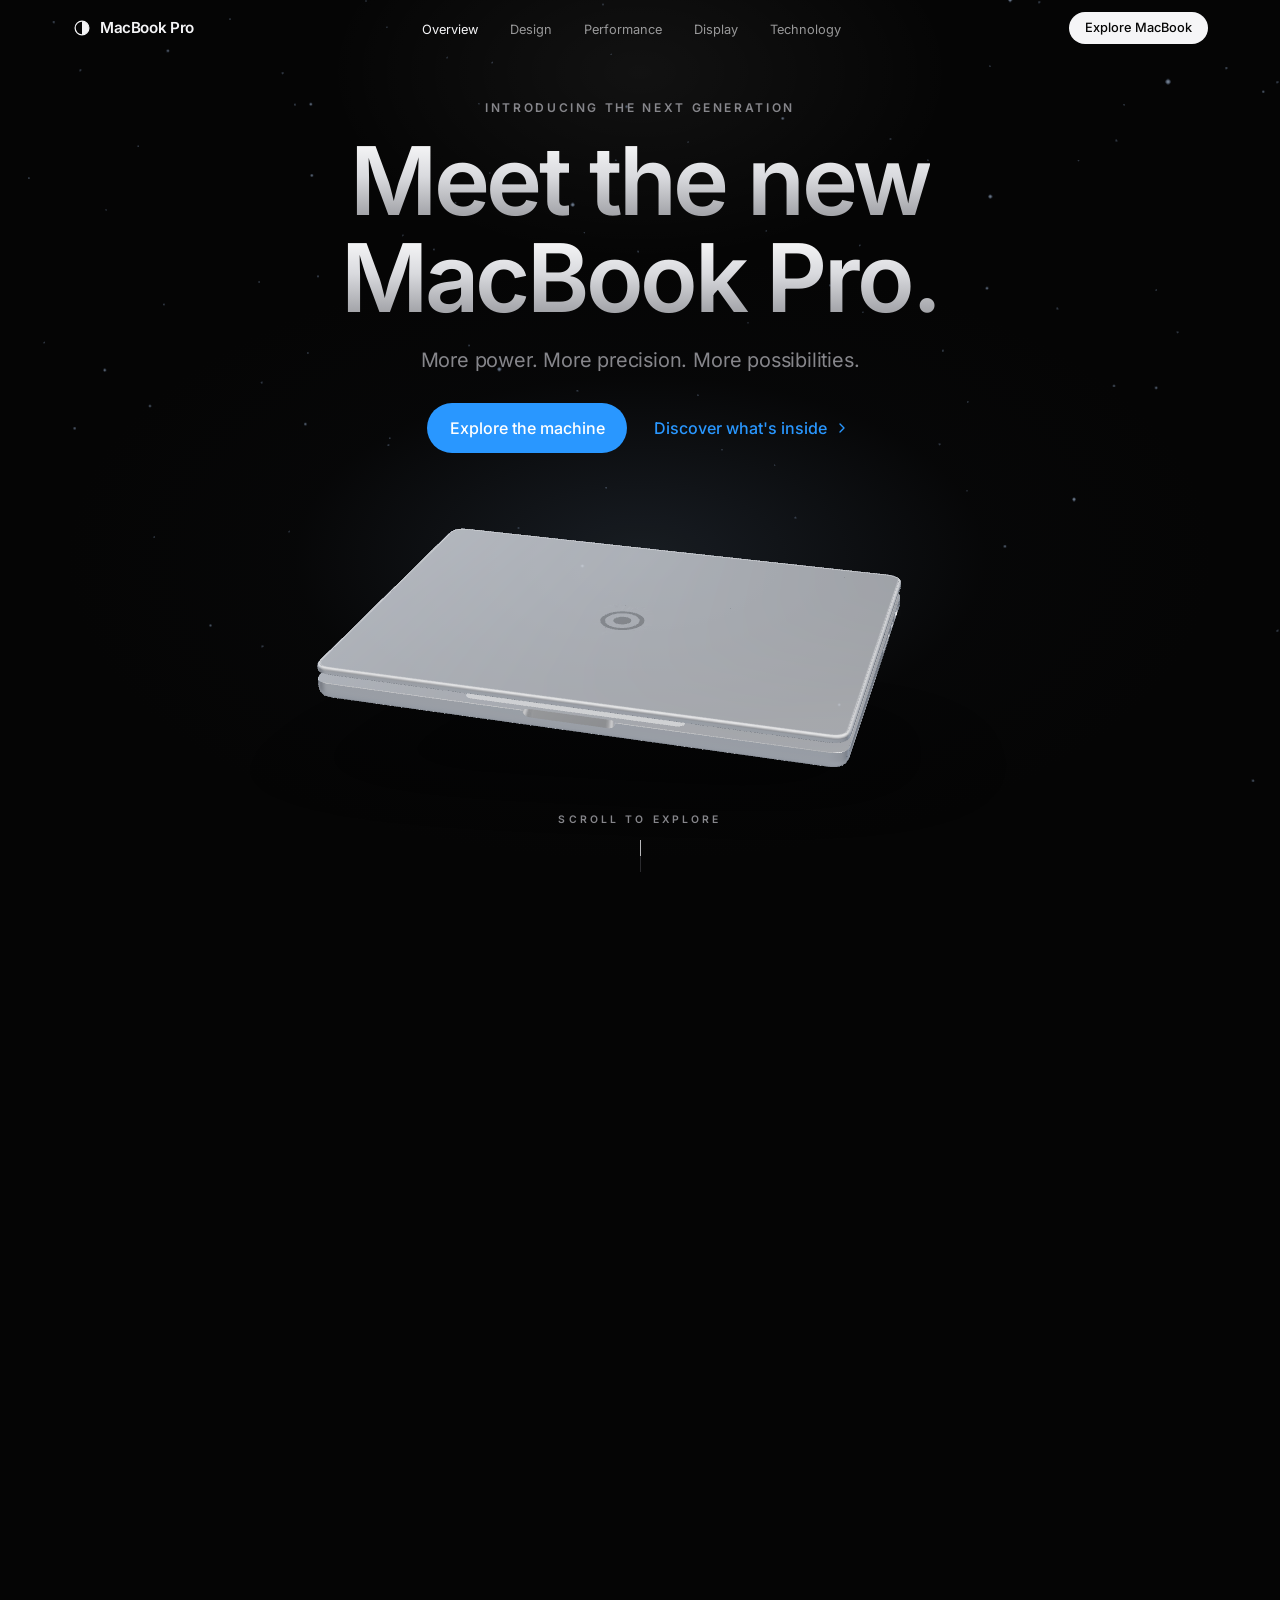
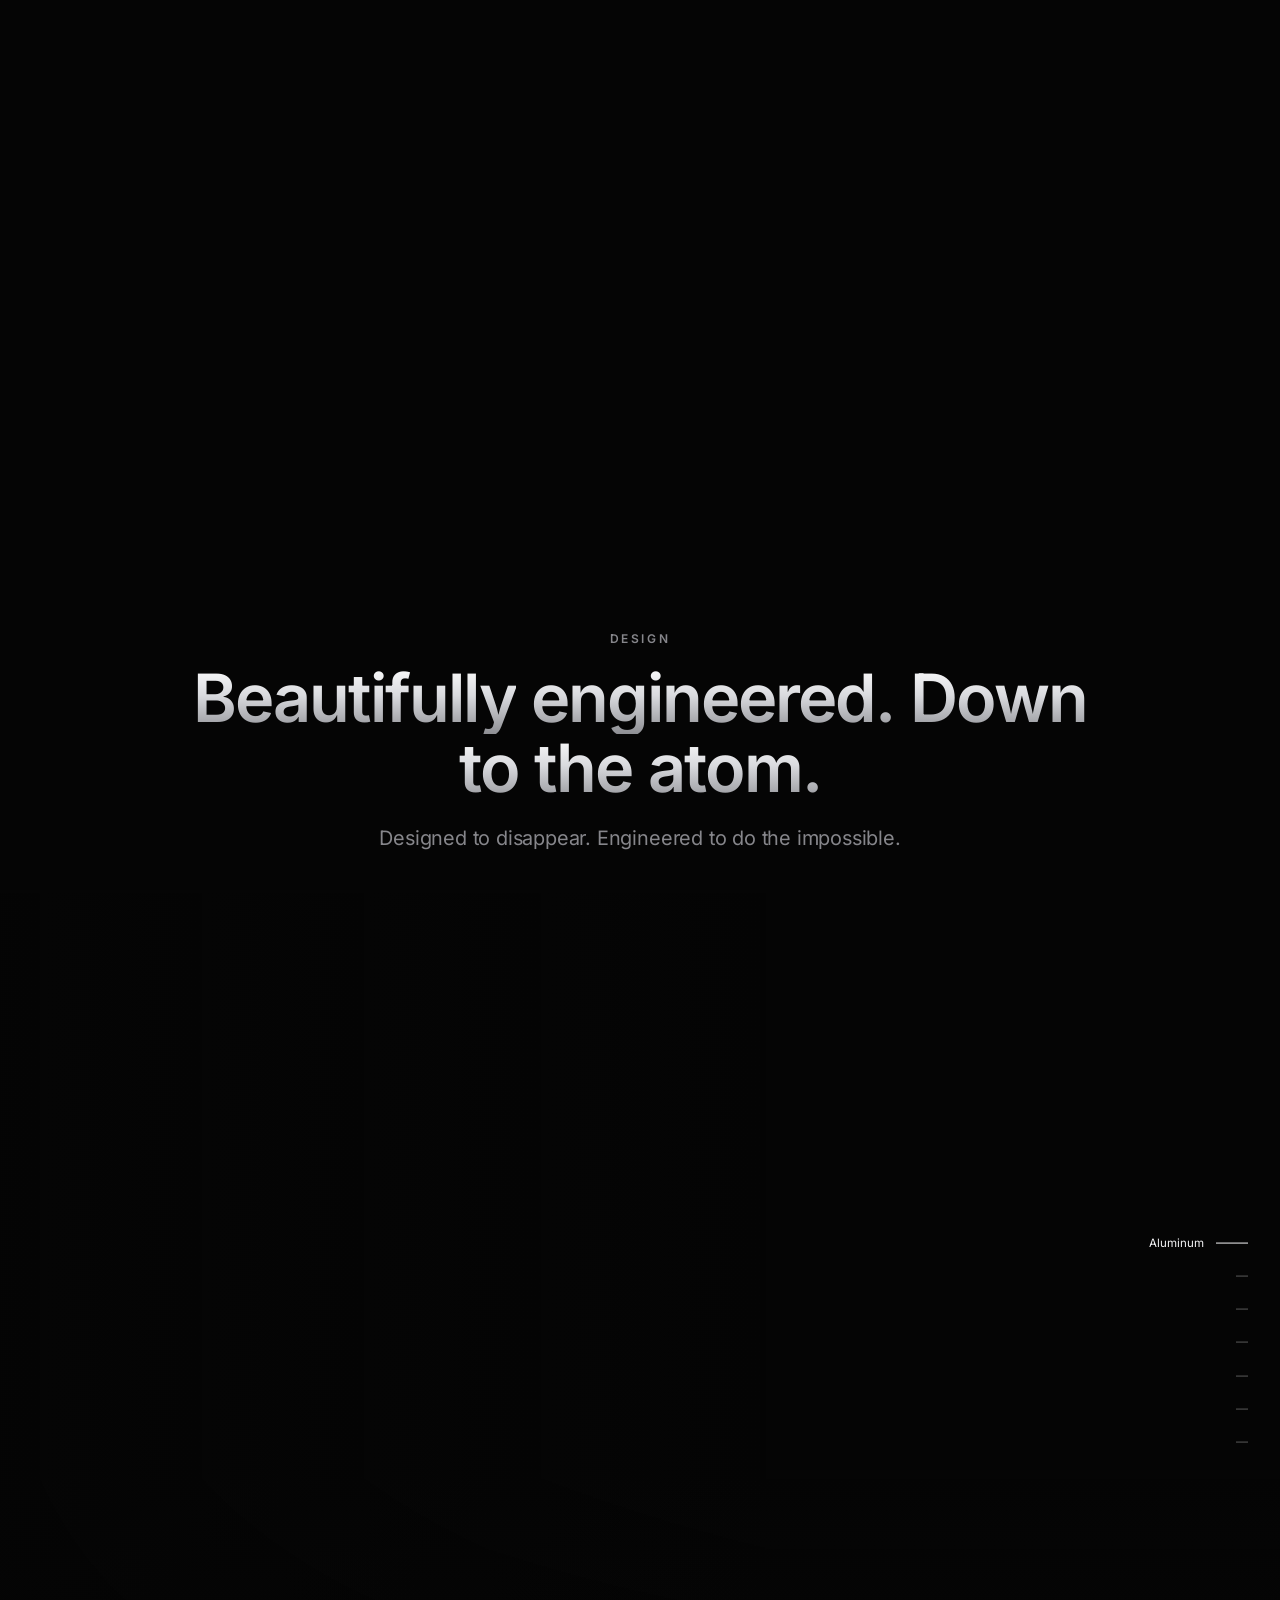
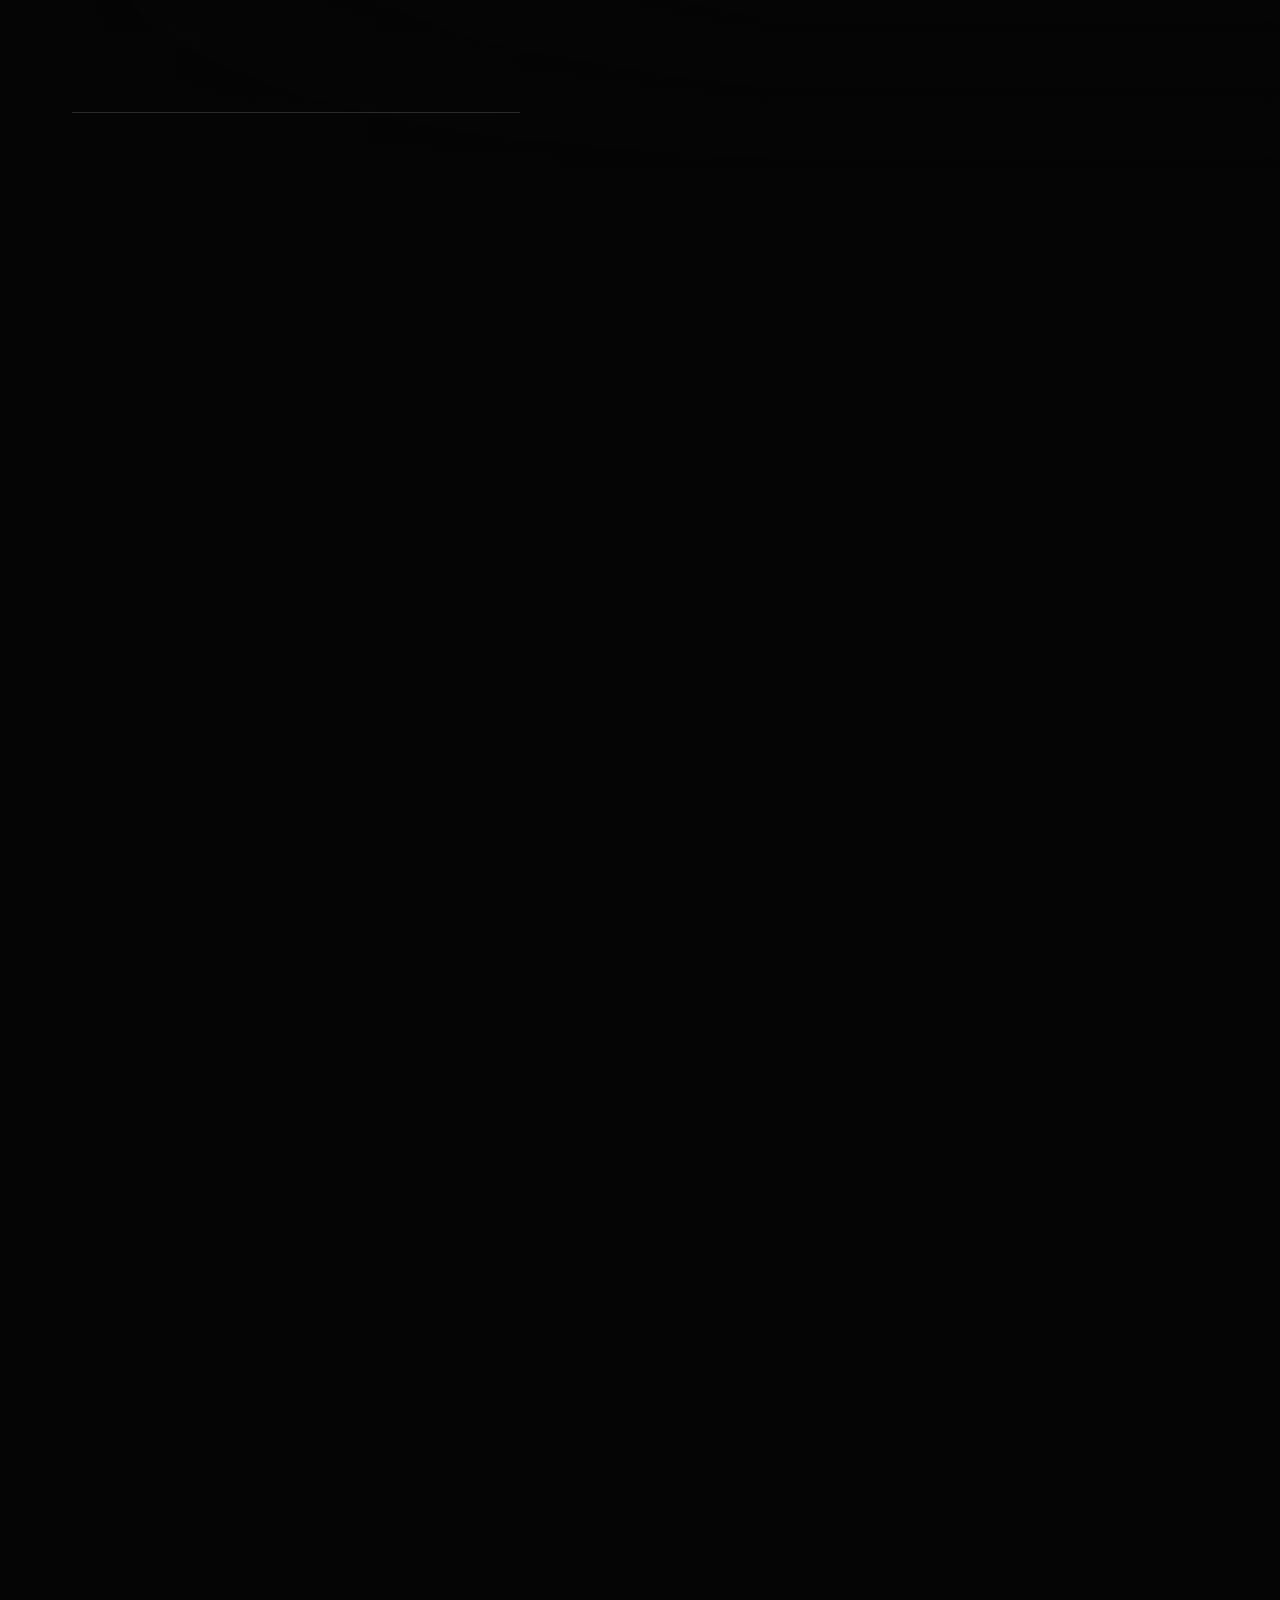
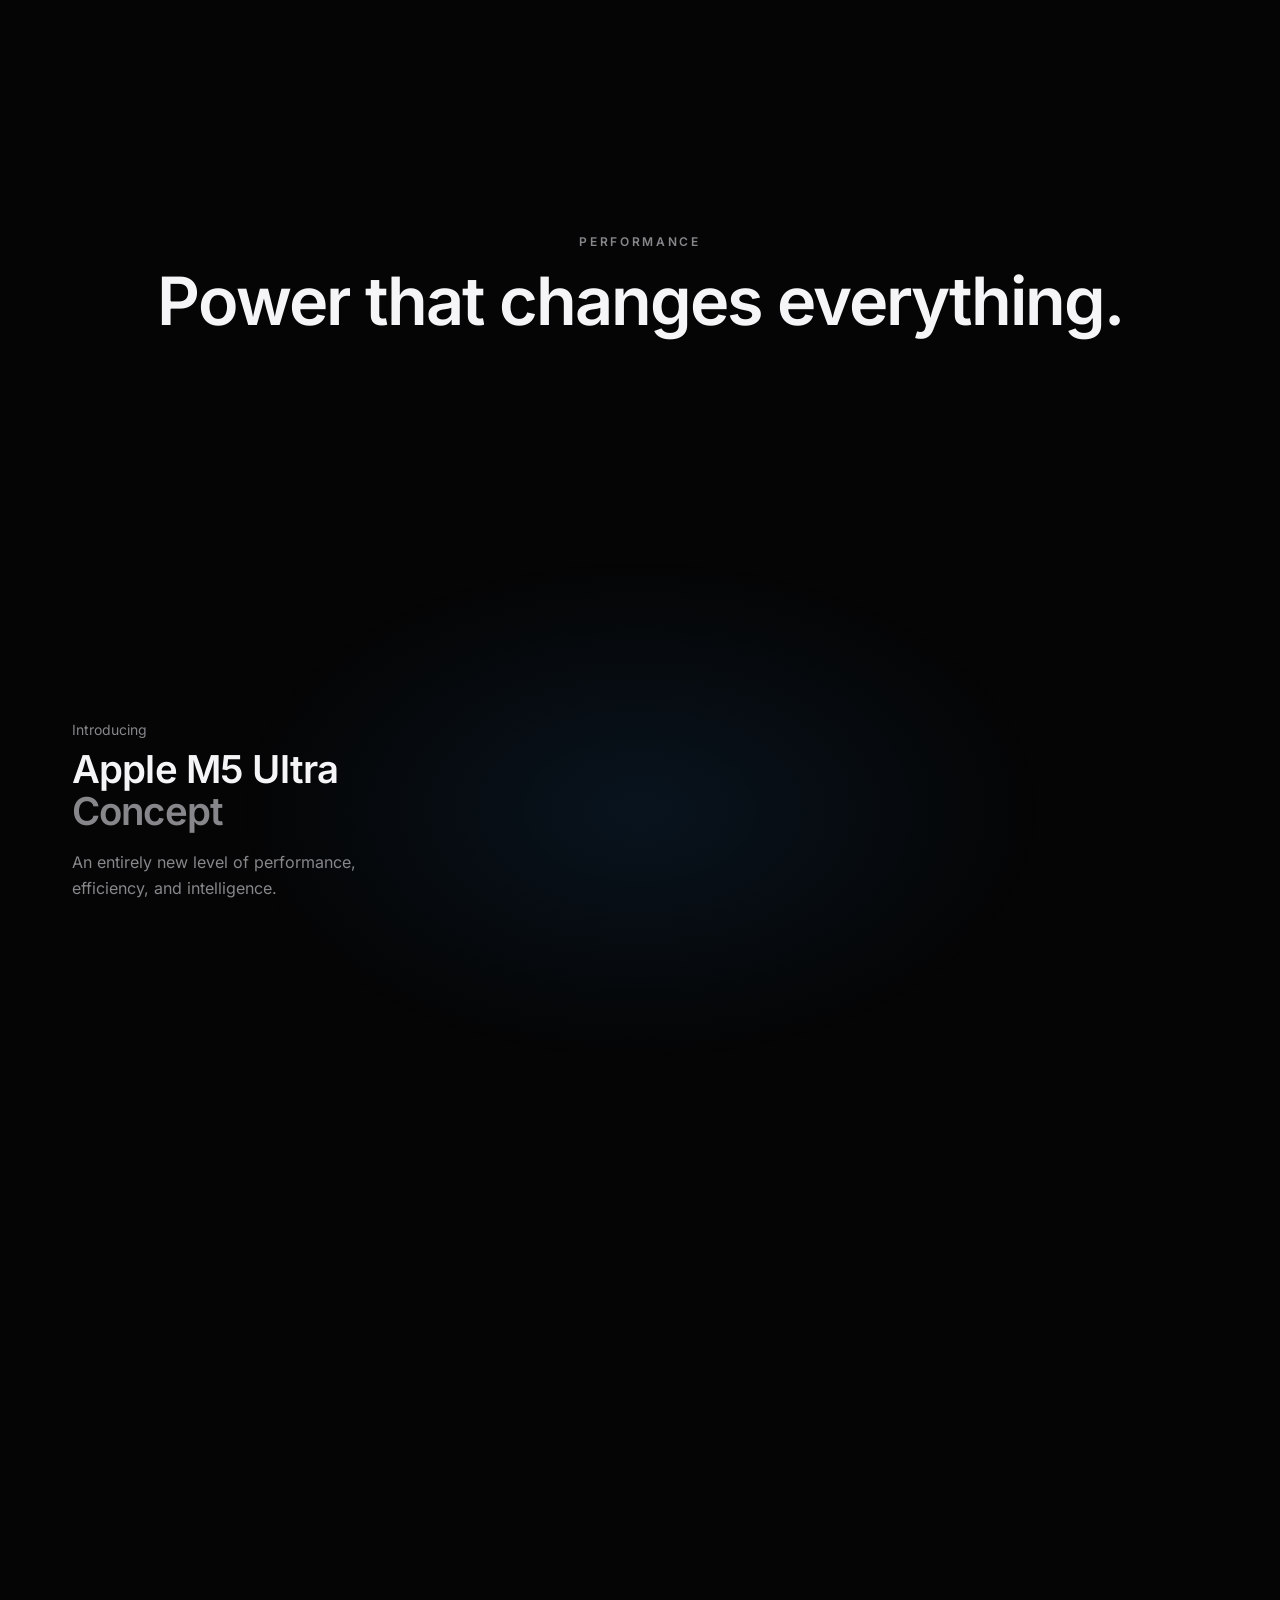
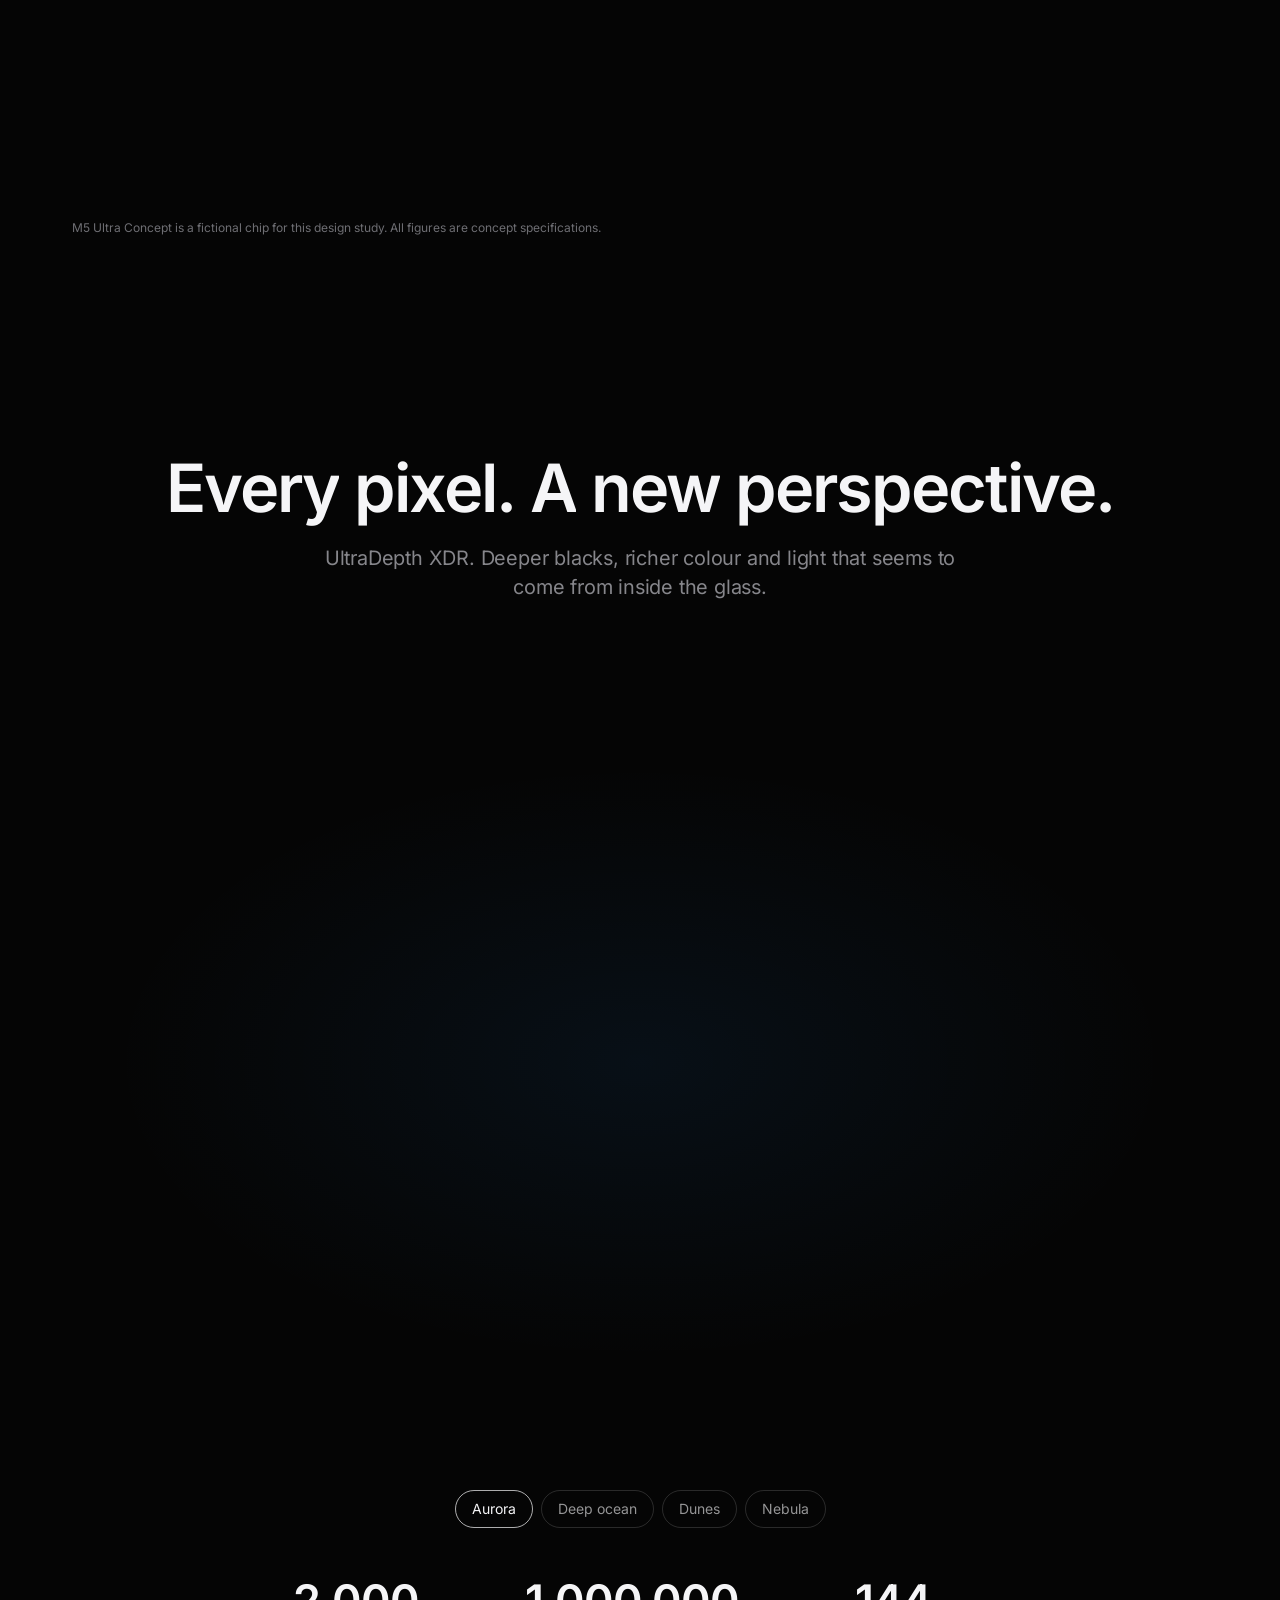
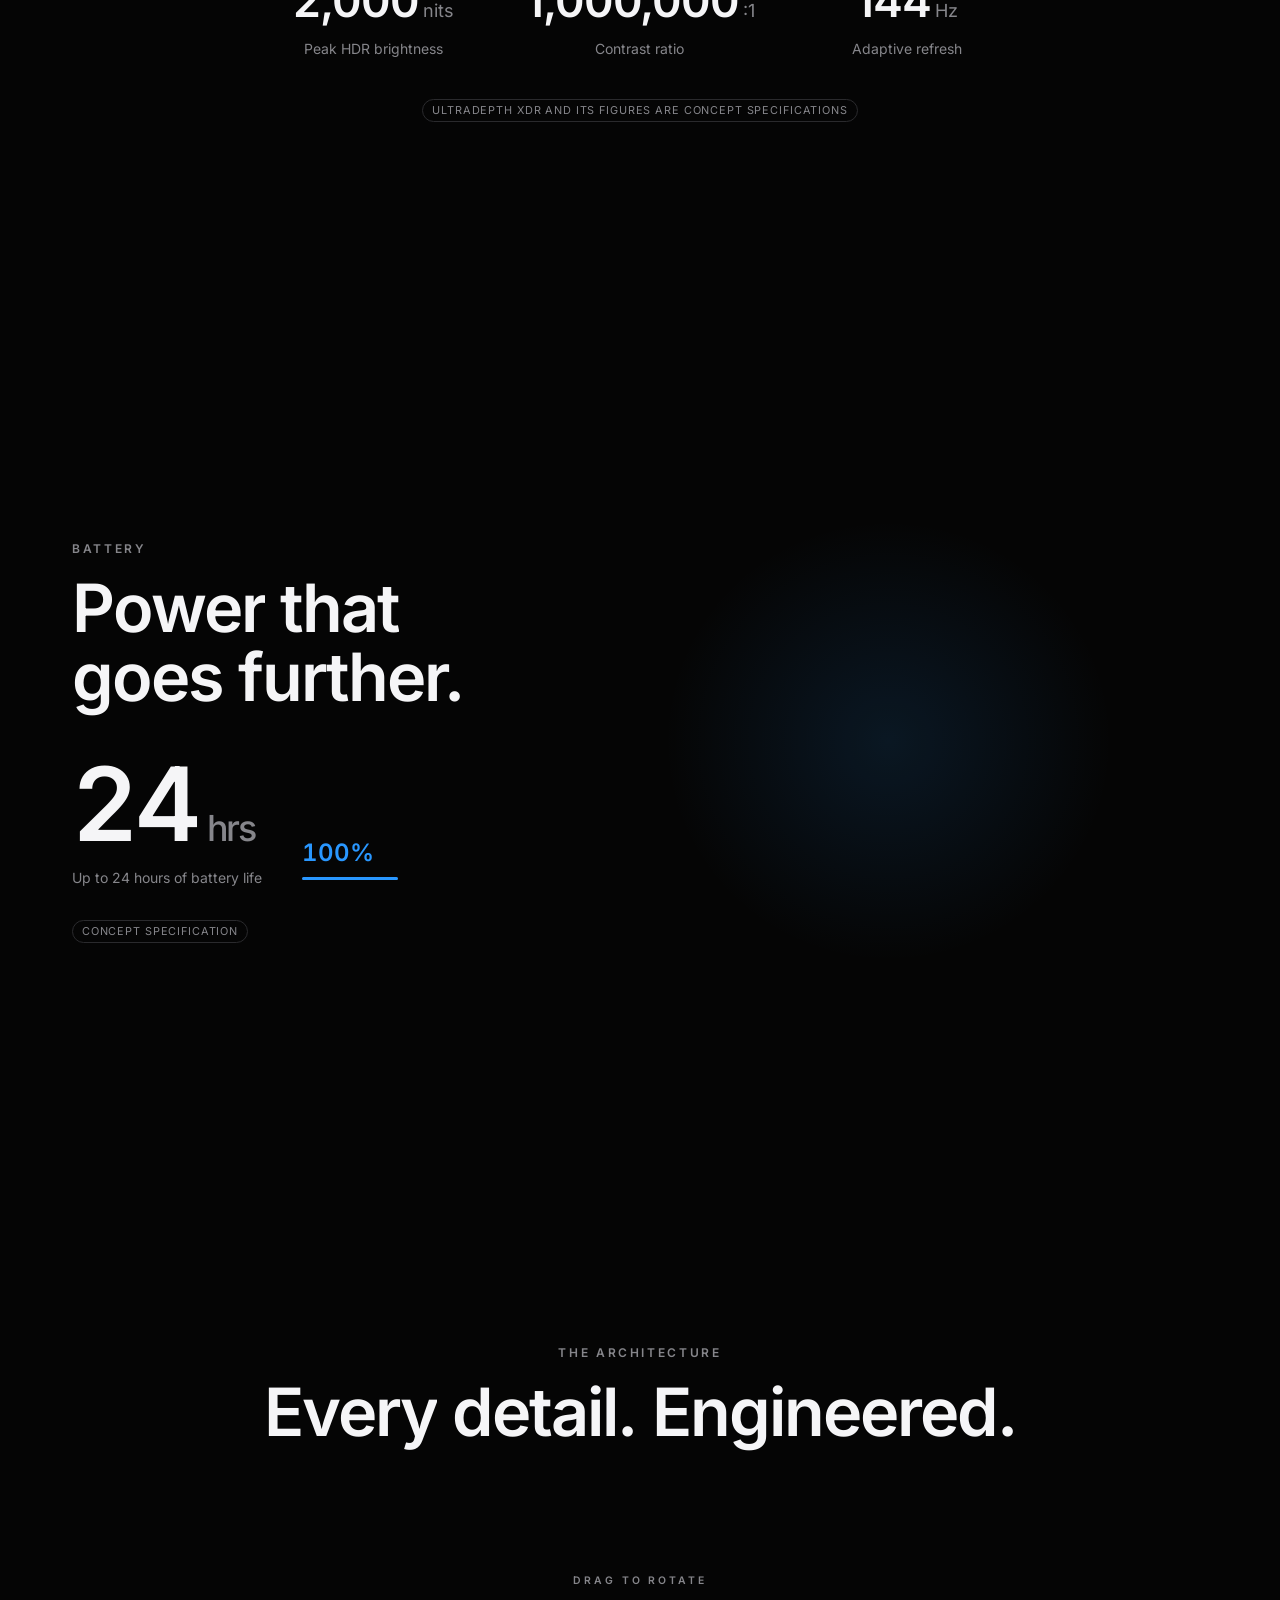
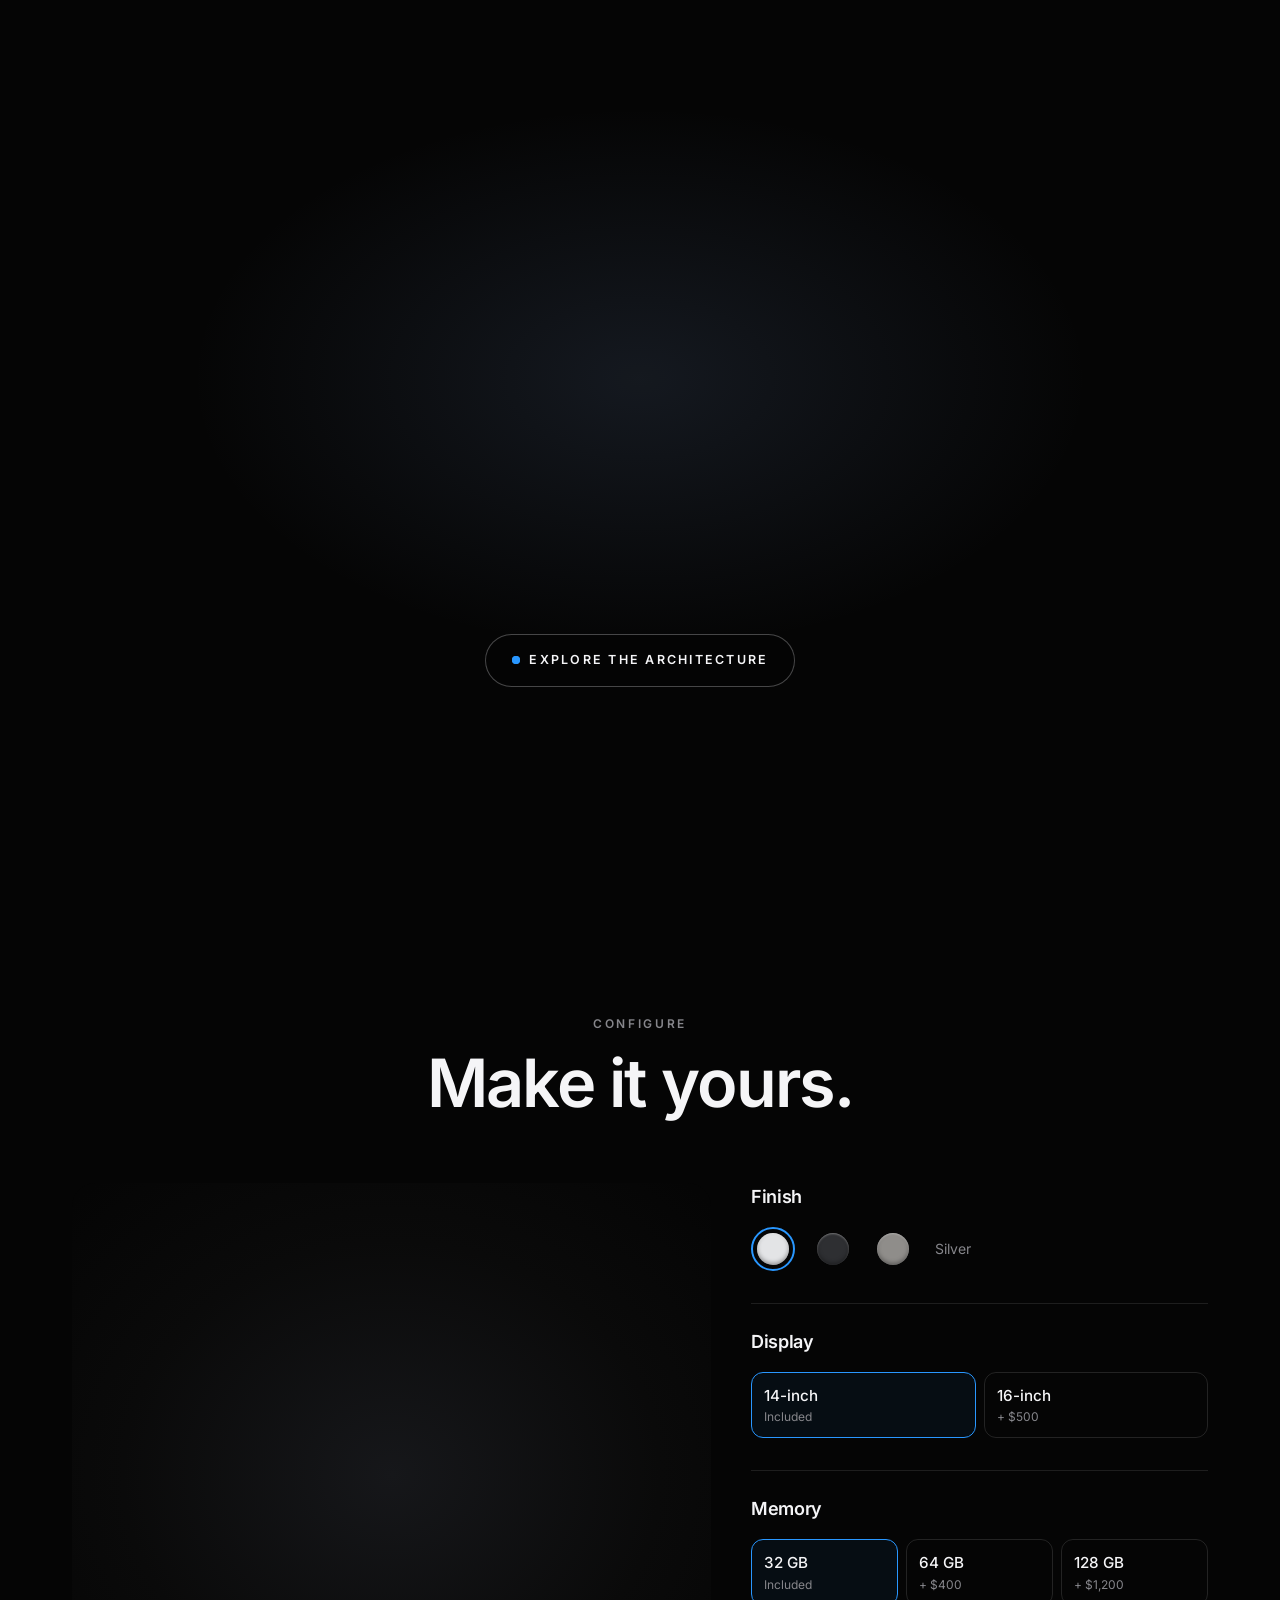
<file: macbook-pro/index.html>
<!doctype html>
<html lang="en">
  <head>
    <meta charset="UTF-8" />
    <link rel="icon" type="image/svg+xml" href="/macbook-pro/favicon.svg" />
    <meta name="viewport" content="width=device-width, initial-scale=1.0, viewport-fit=cover" />
    <meta name="theme-color" content="#050505" />
    <meta
      name="description"
      content="A concept experience for a next-generation MacBook Pro: an interactive 3D machine you can take apart, inspect and rebuild."
    />
    <title>MacBook Pro — The Next Generation (Concept)</title>
    <script type="module" crossorigin src="/macbook-pro/assets/index-600fD0UX.js"></script>
    <link rel="stylesheet" crossorigin href="/macbook-pro/assets/index-Cwyhsfsa.css">
  </head>
  <body>
    <div id="root"></div>
    <noscript>
      <p style="color:#f5f5f7;background:#050505;padding:24px;font-family:system-ui">
        This concept experience needs JavaScript and WebGL to render the interactive 3D MacBook.
      </p>
    </noscript>
  </body>
</html>
</file>
<file: macbook-pro/assets/index-Cwyhsfsa.css>
/*! tailwindcss v4.3.5 | MIT License | https://tailwindcss.com */
@layer properties{@supports (((-webkit-hyphens:none)) and (not (margin-trim:block))) or ((-moz-orient:inline) and (not (color:rgb(from red r g b)))){*,:before,:after,::backdrop{--tw-translate-x:0;--tw-translate-y:0;--tw-translate-z:0;--tw-rotate-x:initial;--tw-rotate-y:initial;--tw-rotate-z:initial;--tw-skew-x:initial;--tw-skew-y:initial;--tw-space-y-reverse:0;--tw-border-style:solid;--tw-gradient-position:initial;--tw-gradient-from:#0000;--tw-gradient-via:#0000;--tw-gradient-to:#0000;--tw-gradient-stops:initial;--tw-gradient-via-stops:initial;--tw-gradient-from-position:0%;--tw-gradient-via-position:50%;--tw-gradient-to-position:100%;--tw-leading:initial;--tw-font-weight:initial;--tw-tracking:initial;--tw-ordinal:initial;--tw-slashed-zero:initial;--tw-numeric-figure:initial;--tw-numeric-spacing:initial;--tw-numeric-fraction:initial;--tw-shadow:0 0 #0000;--tw-shadow-color:initial;--tw-shadow-alpha:100%;--tw-inset-shadow:0 0 #0000;--tw-inset-shadow-color:initial;--tw-inset-shadow-alpha:100%;--tw-ring-color:initial;--tw-ring-shadow:0 0 #0000;--tw-inset-ring-color:initial;--tw-inset-ring-shadow:0 0 #0000;--tw-ring-inset:initial;--tw-ring-offset-width:0px;--tw-ring-offset-color:#fff;--tw-ring-offset-shadow:0 0 #0000;--tw-outline-style:solid;--tw-blur:initial;--tw-brightness:initial;--tw-contrast:initial;--tw-grayscale:initial;--tw-hue-rotate:initial;--tw-invert:initial;--tw-opacity:initial;--tw-saturate:initial;--tw-sepia:initial;--tw-drop-shadow:initial;--tw-drop-shadow-color:initial;--tw-drop-shadow-alpha:100%;--tw-drop-shadow-size:initial;--tw-backdrop-blur:initial;--tw-backdrop-brightness:initial;--tw-backdrop-contrast:initial;--tw-backdrop-grayscale:initial;--tw-backdrop-hue-rotate:initial;--tw-backdrop-invert:initial;--tw-backdrop-opacity:initial;--tw-backdrop-saturate:initial;--tw-backdrop-sepia:initial;--tw-duration:initial}}}@layer theme{:root,:host{--font-sans:-apple-system, BlinkMacSystemFont, "SF Pro Text", "Inter Variable", "Helvetica Neue", Arial, sans-serif;--font-mono:ui-monospace, SFMono-Regular, Menlo, Monaco, Consolas, "Liberation Mono", "Courier New", monospace;--color-black:#000;--color-white:#fff;--spacing:.25rem;--container-xs:20rem;--container-sm:24rem;--container-md:28rem;--container-xl:36rem;--container-2xl:42rem;--container-3xl:48rem;--container-4xl:56rem;--text-xs:.75rem;--text-xs--line-height:calc(1 / .75);--text-sm:.875rem;--text-sm--line-height:calc(1.25 / .875);--text-base:1rem;--text-base--line-height:calc(1.5 / 1);--text-lg:1.125rem;--text-lg--line-height:calc(1.75 / 1.125);--text-xl:1.25rem;--text-xl--line-height:calc(1.75 / 1.25);--text-2xl:1.5rem;--text-2xl--line-height:calc(2 / 1.5);--text-3xl:1.875rem;--text-3xl--line-height:calc(2.25 / 1.875);--font-weight-medium:500;--font-weight-semibold:600;--tracking-tight:-.025em;--leading-relaxed:1.625;--radius-md:.375rem;--radius-xl:.75rem;--radius-2xl:1rem;--radius-3xl:1.5rem;--blur-md:12px;--blur-xl:24px;--default-transition-duration:.15s;--default-transition-timing-function:cubic-bezier(.4, 0, .2, 1);--default-font-family:var(--font-sans);--default-mono-font-family:var(--font-mono);--color-ink:#050505;--color-surface:#141414;--color-line:#2a2a2d;--color-fg:#f5f5f7;--color-muted:#86868b;--color-dim:#6e6e73;--color-accent:#2997ff;--font-display:-apple-system, BlinkMacSystemFont, "SF Pro Display", "Inter Variable", "Helvetica Neue", Arial, sans-serif;--ease-apple:cubic-bezier(.28, .11, .32, 1);--ease-out-expo:cubic-bezier(.16, 1, .3, 1)}}@layer base{*,:after,:before,::backdrop{box-sizing:border-box;border:0 solid;margin:0;padding:0}::file-selector-button{box-sizing:border-box;border:0 solid;margin:0;padding:0}html,:host{-webkit-text-size-adjust:100%;tab-size:4;line-height:1.5;font-family:var(--default-font-family,-apple-system, BlinkMacSystemFont, "Segoe UI", Roboto, "Helvetica Neue", "Noto Sans", Arial, sans-serif, "Apple Color Emoji", "Segoe UI Emoji", "Segoe UI Symbol", "Noto Color Emoji");font-feature-settings:var(--default-font-feature-settings,normal);font-variation-settings:var(--default-font-variation-settings,normal);-webkit-tap-highlight-color:transparent}hr{height:0;color:inherit;border-top-width:1px}abbr:where([title]){-webkit-text-decoration:underline dotted;text-decoration:underline dotted}h1,h2,h3,h4,h5,h6{font-size:inherit;font-weight:inherit}a{color:inherit;-webkit-text-decoration:inherit;-webkit-text-decoration:inherit;-webkit-text-decoration:inherit;-webkit-text-decoration:inherit;text-decoration:inherit}b,strong{font-weight:bolder}code,kbd,samp,pre{font-family:var(--default-mono-font-family,ui-monospace, SFMono-Regular, Menlo, Monaco, Consolas, "Liberation Mono", "Courier New", monospace);font-feature-settings:var(--default-mono-font-feature-settings,normal);font-variation-settings:var(--default-mono-font-variation-settings,normal);font-size:1em}small{font-size:80%}sub,sup{vertical-align:baseline;font-size:75%;line-height:0;position:relative}sub{bottom:-.25em}sup{top:-.5em}table{text-indent:0;border-color:inherit;border-collapse:collapse}:-moz-focusring:where(:not(iframe)){outline:auto}progress{vertical-align:baseline}summary{display:list-item}ol,ul,menu{list-style:none}img,svg,video,canvas,audio,iframe,embed,object{vertical-align:middle;display:block}img,video{max-width:100%;height:auto}button,input,select,optgroup,textarea{font:inherit;font-feature-settings:inherit;font-variation-settings:inherit;letter-spacing:inherit;color:inherit;opacity:1;background-color:#0000;border-radius:0}::file-selector-button{font:inherit;font-feature-settings:inherit;font-variation-settings:inherit;letter-spacing:inherit;color:inherit;opacity:1;background-color:#0000;border-radius:0}:where(select:is([multiple],[size])) optgroup{font-weight:bolder}:where(select:is([multiple],[size])) optgroup option{padding-inline-start:20px}::file-selector-button{margin-inline-end:4px}::placeholder{opacity:1}@supports (not ((-webkit-appearance:-apple-pay-button))) or (contain-intrinsic-size:1px){::placeholder{color:currentColor}@supports (color:color-mix(in lab, red, red)){::placeholder{color:color-mix(in oklab, currentcolor 50%, transparent)}}}textarea{resize:vertical}::-webkit-search-decoration{-webkit-appearance:none}::-webkit-date-and-time-value{min-height:1lh;text-align:inherit}::-webkit-datetime-edit{display:inline-flex}::-webkit-datetime-edit-fields-wrapper{padding:0}::-webkit-datetime-edit{padding-block:0}::-webkit-datetime-edit-year-field{padding-block:0}::-webkit-datetime-edit-month-field{padding-block:0}::-webkit-datetime-edit-day-field{padding-block:0}::-webkit-datetime-edit-hour-field{padding-block:0}::-webkit-datetime-edit-minute-field{padding-block:0}::-webkit-datetime-edit-second-field{padding-block:0}::-webkit-datetime-edit-millisecond-field{padding-block:0}::-webkit-datetime-edit-meridiem-field{padding-block:0}::-webkit-calendar-picker-indicator{line-height:1}:-moz-ui-invalid{box-shadow:none}button,input:where([type=button],[type=reset],[type=submit]){appearance:button}::file-selector-button{appearance:button}::-webkit-inner-spin-button{height:auto}::-webkit-outer-spin-button{height:auto}[hidden]:where(:not([hidden=until-found])){display:none!important}html{background:var(--color-ink);color:var(--color-fg);--lightningcss-light: ;--lightningcss-dark:initial;color-scheme:dark;-webkit-font-smoothing:antialiased;-moz-osx-font-smoothing:grayscale;text-rendering:optimizelegibility;overflow-x:clip}body{background:var(--color-ink);font-family:var(--font-sans);margin:0;overflow-x:clip}::selection{background:#2997ff73}@supports (color:color-mix(in lab, red, red)){::selection{background:color-mix(in srgb, var(--color-accent) 45%, transparent)}}::selection{color:var(--color-fg)}:focus-visible{outline:2px solid var(--color-accent);outline-offset:3px;border-radius:4px}canvas{touch-action:pan-y;display:block}}@layer components{.display-xl{font-family:var(--font-display);letter-spacing:-.035em;font-size:clamp(2.75rem,7.4vw,6.75rem);font-weight:600;line-height:1.02}.display-lg{font-family:var(--font-display);letter-spacing:-.03em;font-size:clamp(2.25rem,5.2vw,4.75rem);font-weight:600;line-height:1.05}.display-md{font-family:var(--font-display);letter-spacing:-.022em;font-size:clamp(1.6rem,3vw,2.6rem);font-weight:600;line-height:1.1}.kicker{font-family:var(--font-sans);letter-spacing:.22em;text-transform:uppercase;color:var(--color-muted);font-size:.75rem;font-weight:600}.lede{letter-spacing:-.01em;color:var(--color-muted);font-size:clamp(1.05rem,1.55vw,1.4rem);line-height:1.45}.metal-text{color:#0000;background:linear-gradient(#fff 0%,#d9dade 45%,#8e8f94 100%);-webkit-background-clip:text;background-clip:text}.btn-primary{background:var(--color-accent);color:#fff;transition:background-color .3s var(--ease-apple), transform .3s var(--ease-apple);border-radius:999px;align-items:center;gap:.5rem;padding:.8rem 1.4rem;font-size:1rem;font-weight:500;display:inline-flex}.btn-primary:hover{background:#4aa8ff}.btn-primary:active{transform:scale(.97)}.btn-ghost{color:var(--color-accent);transition:color .3s var(--ease-apple);align-items:center;gap:.4rem;padding:.8rem .2rem;font-size:1rem;font-weight:500;display:inline-flex}.btn-ghost:hover{color:#69b6ff}.btn-ghost svg{transition:transform .35s var(--ease-apple)}.btn-ghost:hover svg{transform:translate(3px)}.btn-outline{border:1px solid #f5f5f747;border-radius:999px;justify-content:center;align-items:center;gap:.6rem;display:inline-flex}@supports (color:color-mix(in lab, red, red)){.btn-outline{border:1px solid color-mix(in srgb, var(--color-fg) 28%, transparent)}}.btn-outline{color:var(--color-fg);letter-spacing:.18em;text-transform:uppercase;background:#0505058c;padding:1rem 1.6rem;font-size:.78rem;font-weight:600}@supports (color:color-mix(in lab, red, red)){.btn-outline{background:color-mix(in srgb, var(--color-ink) 55%, transparent)}}.btn-outline{-webkit-backdrop-filter:blur(12px);transition:border-color .35s var(--ease-apple), background-color .35s var(--ease-apple), transform .35s var(--ease-apple)}.btn-outline:hover{border-color:var(--color-fg);background:#f5f5f714}@supports (color:color-mix(in lab, red, red)){.btn-outline:hover{background:color-mix(in srgb, var(--color-fg) 8%, transparent)}}.btn-outline:active{transform:scale(.97)}.hairline{border-color:var(--color-line)}.concept-tag{border:1px solid var(--color-line);letter-spacing:.08em;text-transform:uppercase;color:var(--color-muted);border-radius:999px;align-items:center;padding:.15rem .55rem;font-size:.68rem;display:inline-flex}.part-marker{cursor:pointer;animation:marker-in .7s var(--ease-out-expo) both;transition:opacity .4s var(--ease-apple);background:0 0;border:0;align-items:center;gap:.5rem;padding:0;display:flex;position:relative}.part-marker__dot{letter-spacing:.04em;font-variant-numeric:tabular-nums;width:1.75rem;height:1.75rem;color:var(--color-fg);background:#050505b3;border-radius:999px;place-items:center;font-size:.6rem;font-weight:600;display:grid}@supports (color:color-mix(in lab, red, red)){.part-marker__dot{background:color-mix(in srgb, var(--color-ink) 70%, transparent)}}.part-marker__dot{border:1px solid #f5f5f759}@supports (color:color-mix(in lab, red, red)){.part-marker__dot{border:1px solid color-mix(in srgb, var(--color-fg) 35%, transparent)}}.part-marker__dot{-webkit-backdrop-filter:blur(8px);box-shadow:0 0 #0000}@supports (color:color-mix(in lab, red, red)){.part-marker__dot{box-shadow:0 0 0 0 color-mix(in srgb, var(--color-accent) 0%, transparent)}}.part-marker__dot{transition:border-color .3s var(--ease-apple), background-color .3s var(--ease-apple), box-shadow .4s var(--ease-apple), transform .3s var(--ease-apple)}.part-marker__label{white-space:nowrap;color:var(--color-fg);opacity:0;transition:opacity .3s var(--ease-apple), transform .3s var(--ease-apple);text-shadow:0 1px 8px #000000e6;pointer-events:none;font-size:.72rem;font-weight:500;position:absolute;left:calc(100% + .5rem);transform:translate(-4px)}.part-marker:hover .part-marker__dot,.part-marker.is-active .part-marker__dot{border-color:var(--color-accent);background:#0d253c}@supports (color:color-mix(in lab, red, red)){.part-marker:hover .part-marker__dot,.part-marker.is-active .part-marker__dot{background:color-mix(in srgb, var(--color-accent) 22%, var(--color-ink))}}.part-marker:hover .part-marker__dot,.part-marker.is-active .part-marker__dot{box-shadow:0 0 0 6px #2997ff2e}@supports (color:color-mix(in lab, red, red)){.part-marker:hover .part-marker__dot,.part-marker.is-active .part-marker__dot{box-shadow:0 0 0 6px color-mix(in srgb, var(--color-accent) 18%, transparent)}}.part-marker:hover .part-marker__dot,.part-marker.is-active .part-marker__dot{transform:scale(1.08)}.part-marker:hover .part-marker__label,.part-marker.is-active .part-marker__label{opacity:1;transform:translate(0)}@media (width<=767px){.part-marker__dot{width:1.2rem;height:1.2rem;font-size:.48rem}.part-marker__label{display:none}}.part-marker.is-dimmed{opacity:.25}.part-marker:focus-visible{outline:none}.part-marker:focus-visible .part-marker__dot{outline:2px solid var(--color-accent);outline-offset:3px}.split-word{vertical-align:bottom;margin-bottom:-.12em;padding-bottom:.12em;display:inline-block;overflow:hidden}.split-word>span{will-change:transform;display:inline-block}.no-scrollbar{scrollbar-width:none}.no-scrollbar::-webkit-scrollbar{display:none}}@layer utilities{.pointer-events-auto{pointer-events:auto}.pointer-events-none{pointer-events:none}.invisible{visibility:hidden}.visible{visibility:visible}.sr-only{clip-path:inset(50%);white-space:nowrap;border-width:0;width:1px;height:1px;margin:-1px;padding:0;position:absolute;overflow:hidden}.absolute{position:absolute}.fixed{position:fixed}.relative{position:relative}.static{position:static}.sticky{position:sticky}.inset-0{inset:0}.inset-x-0{inset-inline:0}.top-0{top:0}.top-1\/2{top:50%}.top-3{top:calc(var(--spacing) * 3)}.top-12{top:calc(var(--spacing) * 12)}.top-\[12vh\]{top:12vh}.top-\[30\%\]{top:30%}.right-4{right:calc(var(--spacing) * 4)}.right-5{right:calc(var(--spacing) * 5)}.bottom-0{bottom:0}.bottom-6{bottom:calc(var(--spacing) * 6)}.bottom-7{bottom:calc(var(--spacing) * 7)}.left-0{left:0}.left-1\/2{left:50%}.z-10{z-index:10}.z-20{z-index:20}.z-50{z-index:50}.z-\[100\]{z-index:100}.order-1{order:1}.order-2{order:2}.float-left{float:left}.clear-both{clear:both}.mx-auto{margin-inline:auto}.-mt-1{margin-top:calc(var(--spacing) * -1)}.mt-0\.5{margin-top:calc(var(--spacing) * .5)}.mt-1{margin-top:var(--spacing)}.mt-1\.5{margin-top:calc(var(--spacing) * 1.5)}.mt-2{margin-top:calc(var(--spacing) * 2)}.mt-3{margin-top:calc(var(--spacing) * 3)}.mt-4{margin-top:calc(var(--spacing) * 4)}.mt-5{margin-top:calc(var(--spacing) * 5)}.mt-6{margin-top:calc(var(--spacing) * 6)}.mt-7{margin-top:calc(var(--spacing) * 7)}.mt-8{margin-top:calc(var(--spacing) * 8)}.mt-10{margin-top:calc(var(--spacing) * 10)}.mt-12{margin-top:calc(var(--spacing) * 12)}.-mr-1{margin-right:calc(var(--spacing) * -1)}.mr-2{margin-right:calc(var(--spacing) * 2)}.mb-4{margin-bottom:calc(var(--spacing) * 4)}.ml-1{margin-left:var(--spacing)}.ml-2{margin-left:calc(var(--spacing) * 2)}.block{display:block}.flex{display:flex}.grid{display:grid}.hidden{display:none}.h-1\/2{height:50%}.h-2{height:calc(var(--spacing) * 2)}.h-4{height:calc(var(--spacing) * 4)}.h-5{height:calc(var(--spacing) * 5)}.h-8{height:calc(var(--spacing) * 8)}.h-9{height:calc(var(--spacing) * 9)}.h-10{height:calc(var(--spacing) * 10)}.h-11{height:calc(var(--spacing) * 11)}.h-12{height:calc(var(--spacing) * 12)}.h-\[3px\]{height:3px}.h-\[40vmin\]{height:40vmin}.h-\[44svh\]{height:44svh}.h-\[46svh\]{height:46svh}.h-\[62svh\]{height:62svh}.h-\[78svh\]{height:78svh}.h-\[115svh\]{height:115svh}.h-\[230vh\]{height:230vh}.h-\[340vh\]{height:340vh}.h-\[620vh\]{height:620vh}.h-full{height:100%}.h-px{height:1px}.h-svh{height:100svh}.min-h-\[320px\]{min-height:320px}.min-h-\[340px\]{min-height:340px}.min-h-\[420px\]{min-height:420px}.min-h-\[520px\]{min-height:520px}.min-h-\[680px\]{min-height:680px}.w-2{width:calc(var(--spacing) * 2)}.w-3{width:calc(var(--spacing) * 3)}.w-4{width:calc(var(--spacing) * 4)}.w-5{width:calc(var(--spacing) * 5)}.w-7{width:calc(var(--spacing) * 7)}.w-8{width:calc(var(--spacing) * 8)}.w-9{width:calc(var(--spacing) * 9)}.w-10{width:calc(var(--spacing) * 10)}.w-11{width:calc(var(--spacing) * 11)}.w-24{width:calc(var(--spacing) * 24)}.w-40{width:calc(var(--spacing) * 40)}.w-\[40vmin\]{width:40vmin}.w-\[min\(320px\,70vw\)\]{width:min(320px,70vw)}.w-full{width:100%}.w-px{width:1px}.max-w-2xl{max-width:var(--container-2xl)}.max-w-3xl{max-width:var(--container-3xl)}.max-w-4xl{max-width:var(--container-4xl)}.max-w-\[380px\]{max-width:380px}.max-w-\[1100px\]{max-width:1100px}.max-w-\[1200px\]{max-width:1200px}.max-w-\[1600px\]{max-width:1600px}.max-w-md{max-width:var(--container-md)}.max-w-sm{max-width:var(--container-sm)}.max-w-xl{max-width:var(--container-xl)}.max-w-xs{max-width:var(--container-xs)}.min-w-0{min-width:0}.shrink-0{flex-shrink:0}.origin-left{transform-origin:0}.origin-right{transform-origin:100%}.-translate-x-1\/2{--tw-translate-x:calc(calc(1 / 2 * 100%) * -1);translate:var(--tw-translate-x) var(--tw-translate-y)}.translate-x-0{--tw-translate-x:0px;translate:var(--tw-translate-x) var(--tw-translate-y)}.translate-x-1{--tw-translate-x:var(--spacing);translate:var(--tw-translate-x) var(--tw-translate-y)}.-translate-y-1\/2{--tw-translate-y:calc(calc(1 / 2 * 100%) * -1);translate:var(--tw-translate-x) var(--tw-translate-y)}.transform{transform:var(--tw-rotate-x, ) var(--tw-rotate-y, ) var(--tw-rotate-z, ) var(--tw-skew-x, ) var(--tw-skew-y, )}.animate-\[pulse-ring_2s_ease-out_infinite\]{animation:2s ease-out infinite pulse-ring}.animate-\[scrollcue_2\.2s_ease-in-out_infinite\]{animation:2.2s ease-in-out infinite scrollcue}.cursor-none{cursor:none}.cursor-pointer{cursor:pointer}.grid-cols-1{grid-template-columns:repeat(1,minmax(0,1fr))}.grid-cols-2{grid-template-columns:repeat(2,minmax(0,1fr))}.grid-cols-3{grid-template-columns:repeat(3,minmax(0,1fr))}.flex-col{flex-direction:column}.flex-wrap{flex-wrap:wrap}.place-items-center{place-items:center}.items-baseline{align-items:baseline}.items-center{align-items:center}.items-end{align-items:flex-end}.items-start{align-items:flex-start}.justify-between{justify-content:space-between}.justify-center{justify-content:center}.justify-end{justify-content:flex-end}.justify-start{justify-content:flex-start}.gap-1{gap:var(--spacing)}.gap-2{gap:calc(var(--spacing) * 2)}.gap-3{gap:calc(var(--spacing) * 3)}.gap-4{gap:calc(var(--spacing) * 4)}.gap-6{gap:calc(var(--spacing) * 6)}.gap-8{gap:calc(var(--spacing) * 8)}.gap-10{gap:calc(var(--spacing) * 10)}:where(.space-y-1>:not(:last-child)){--tw-space-y-reverse:0;margin-block-start:calc(var(--spacing) * var(--tw-space-y-reverse));margin-block-end:calc(var(--spacing) * calc(1 - var(--tw-space-y-reverse)))}.gap-x-4{column-gap:calc(var(--spacing) * 4)}.gap-x-6{column-gap:calc(var(--spacing) * 6)}.gap-y-2{row-gap:calc(var(--spacing) * 2)}.gap-y-3{row-gap:calc(var(--spacing) * 3)}.gap-y-6{row-gap:calc(var(--spacing) * 6)}.overflow-hidden{overflow:hidden}.overflow-x-auto{overflow-x:auto}.rounded{border-radius:.25rem}.rounded-2xl{border-radius:var(--radius-2xl)}.rounded-3xl{border-radius:var(--radius-3xl)}.rounded-full{border-radius:2147483647px}.rounded-xl{border-radius:var(--radius-xl)}.border{border-style:var(--tw-border-style);border-width:1px}.border-2{border-style:var(--tw-border-style);border-width:2px}.border-t{border-top-style:var(--tw-border-style);border-top-width:1px}.border-b{border-bottom-style:var(--tw-border-style);border-bottom-width:1px}.border-accent{border-color:var(--color-accent)}.border-fg\/70{border-color:#f5f5f7b3}@supports (color:color-mix(in lab, red, red)){.border-fg\/70{border-color:color-mix(in oklab, var(--color-fg) 70%, transparent)}}.border-transparent{border-color:#0000}.border-white\/10{border-color:#ffffff1a}@supports (color:color-mix(in lab, red, red)){.border-white\/10{border-color:color-mix(in oklab, var(--color-white) 10%, transparent)}}.border-white\/12{border-color:#ffffff1f}@supports (color:color-mix(in lab, red, red)){.border-white\/12{border-color:color-mix(in oklab, var(--color-white) 12%, transparent)}}.border-white\/15{border-color:#ffffff26}@supports (color:color-mix(in lab, red, red)){.border-white\/15{border-color:color-mix(in oklab, var(--color-white) 15%, transparent)}}.border-white\/30{border-color:#ffffff4d}@supports (color:color-mix(in lab, red, red)){.border-white\/30{border-color:color-mix(in oklab, var(--color-white) 30%, transparent)}}.border-white\/50{border-color:#ffffff80}@supports (color:color-mix(in lab, red, red)){.border-white\/50{border-color:color-mix(in oklab, var(--color-white) 50%, transparent)}}.border-white\/\[0\.06\]{border-color:#ffffff0f}@supports (color:color-mix(in lab, red, red)){.border-white\/\[0\.06\]{border-color:color-mix(in oklab, var(--color-white) 6%, transparent)}}.bg-\[\#0b0b0c\]\/85{background-color:oklab(15.0035% .000589281 -.002036/.85)}.bg-accent{background-color:var(--color-accent)}.bg-accent\/15{background-color:#2997ff26}@supports (color:color-mix(in lab, red, red)){.bg-accent\/15{background-color:color-mix(in oklab, var(--color-accent) 15%, transparent)}}.bg-accent\/\[0\.06\]{background-color:#2997ff0f}@supports (color:color-mix(in lab, red, red)){.bg-accent\/\[0\.06\]{background-color:color-mix(in oklab, var(--color-accent) 6%, transparent)}}.bg-black{background-color:var(--color-black)}.bg-fg{background-color:var(--color-fg)}.bg-fg\/70{background-color:#f5f5f7b3}@supports (color:color-mix(in lab, red, red)){.bg-fg\/70{background-color:color-mix(in oklab, var(--color-fg) 70%, transparent)}}.bg-fg\/80{background-color:#f5f5f7cc}@supports (color:color-mix(in lab, red, red)){.bg-fg\/80{background-color:color-mix(in oklab, var(--color-fg) 80%, transparent)}}.bg-ink{background-color:var(--color-ink)}.bg-ink\/60{background-color:#05050599}@supports (color:color-mix(in lab, red, red)){.bg-ink\/60{background-color:color-mix(in oklab, var(--color-ink) 60%, transparent)}}.bg-ink\/70{background-color:#050505b3}@supports (color:color-mix(in lab, red, red)){.bg-ink\/70{background-color:color-mix(in oklab, var(--color-ink) 70%, transparent)}}.bg-ink\/95{background-color:#050505f2}@supports (color:color-mix(in lab, red, red)){.bg-ink\/95{background-color:color-mix(in oklab, var(--color-ink) 95%, transparent)}}.bg-line{background-color:var(--color-line)}.bg-surface\/60{background-color:#14141499}@supports (color:color-mix(in lab, red, red)){.bg-surface\/60{background-color:color-mix(in oklab, var(--color-surface) 60%, transparent)}}.bg-white\/10{background-color:#ffffff1a}@supports (color:color-mix(in lab, red, red)){.bg-white\/10{background-color:color-mix(in oklab, var(--color-white) 10%, transparent)}}.bg-white\/15{background-color:#ffffff26}@supports (color:color-mix(in lab, red, red)){.bg-white\/15{background-color:color-mix(in oklab, var(--color-white) 15%, transparent)}}.bg-gradient-to-r{--tw-gradient-position:to right in oklab;background-image:linear-gradient(var(--tw-gradient-stops))}.bg-gradient-to-t{--tw-gradient-position:to top in oklab;background-image:linear-gradient(var(--tw-gradient-stops))}.bg-\[radial-gradient\(70\%_60\%_at_50\%_45\%\,\#16171a_0\%\,\#0a0a0a_60\%\,\#050505_100\%\)\]{background-image:radial-gradient(70% 60% at 50% 45%,#16171a 0%,#0a0a0a 60%,#050505 100%)}.from-accent\/70{--tw-gradient-from:#2997ffb3}@supports (color:color-mix(in lab, red, red)){.from-accent\/70{--tw-gradient-from:color-mix(in oklab, var(--color-accent) 70%, transparent)}}.from-accent\/70{--tw-gradient-stops:var(--tw-gradient-via-stops,var(--tw-gradient-position), var(--tw-gradient-from) var(--tw-gradient-from-position), var(--tw-gradient-to) var(--tw-gradient-to-position))}.from-ink{--tw-gradient-from:var(--color-ink);--tw-gradient-stops:var(--tw-gradient-via-stops,var(--tw-gradient-position), var(--tw-gradient-from) var(--tw-gradient-from-position), var(--tw-gradient-to) var(--tw-gradient-to-position))}.via-ink\/95{--tw-gradient-via:#050505f2}@supports (color:color-mix(in lab, red, red)){.via-ink\/95{--tw-gradient-via:color-mix(in oklab, var(--color-ink) 95%, transparent)}}.via-ink\/95{--tw-gradient-via-stops:var(--tw-gradient-position), var(--tw-gradient-from) var(--tw-gradient-from-position), var(--tw-gradient-via) var(--tw-gradient-via-position), var(--tw-gradient-to) var(--tw-gradient-to-position);--tw-gradient-stops:var(--tw-gradient-via-stops)}.to-accent{--tw-gradient-to:var(--color-accent);--tw-gradient-stops:var(--tw-gradient-via-stops,var(--tw-gradient-position), var(--tw-gradient-from) var(--tw-gradient-from-position), var(--tw-gradient-to) var(--tw-gradient-to-position))}.to-transparent{--tw-gradient-to:transparent;--tw-gradient-stops:var(--tw-gradient-via-stops,var(--tw-gradient-position), var(--tw-gradient-from) var(--tw-gradient-from-position), var(--tw-gradient-to) var(--tw-gradient-to-position))}.p-5{padding:calc(var(--spacing) * 5)}.p-6{padding:calc(var(--spacing) * 6)}.px-3{padding-inline:calc(var(--spacing) * 3)}.px-4{padding-inline:calc(var(--spacing) * 4)}.px-5{padding-inline:calc(var(--spacing) * 5)}.px-6{padding-inline:calc(var(--spacing) * 6)}.px-8{padding-inline:calc(var(--spacing) * 8)}.py-0\.5{padding-block:calc(var(--spacing) * .5)}.py-1\.5{padding-block:calc(var(--spacing) * 1.5)}.py-2{padding-block:calc(var(--spacing) * 2)}.py-3{padding-block:calc(var(--spacing) * 3)}.py-12{padding-block:calc(var(--spacing) * 12)}.py-24{padding-block:calc(var(--spacing) * 24)}.py-28{padding-block:calc(var(--spacing) * 28)}.pt-4{padding-top:calc(var(--spacing) * 4)}.pt-5{padding-top:calc(var(--spacing) * 5)}.pt-6{padding-top:calc(var(--spacing) * 6)}.pt-8{padding-top:calc(var(--spacing) * 8)}.pt-16{padding-top:calc(var(--spacing) * 16)}.pt-20{padding-top:calc(var(--spacing) * 20)}.pt-28{padding-top:calc(var(--spacing) * 28)}.pt-\[12vh\]{padding-top:12vh}.pt-\[14svh\]{padding-top:14svh}.pb-2{padding-bottom:calc(var(--spacing) * 2)}.pb-6{padding-bottom:calc(var(--spacing) * 6)}.pb-10{padding-bottom:calc(var(--spacing) * 10)}.pb-12{padding-bottom:calc(var(--spacing) * 12)}.pb-24{padding-bottom:calc(var(--spacing) * 24)}.text-center{text-align:center}.text-left{text-align:left}.text-right{text-align:right}.text-2xl{font-size:var(--text-2xl);line-height:var(--tw-leading,var(--text-2xl--line-height))}.text-3xl{font-size:var(--text-3xl);line-height:var(--tw-leading,var(--text-3xl--line-height))}.text-base{font-size:var(--text-base);line-height:var(--tw-leading,var(--text-base--line-height))}.text-lg{font-size:var(--text-lg);line-height:var(--tw-leading,var(--text-lg--line-height))}.text-sm{font-size:var(--text-sm);line-height:var(--tw-leading,var(--text-sm--line-height))}.text-xl{font-size:var(--text-xl);line-height:var(--tw-leading,var(--text-xl--line-height))}.text-xs{font-size:var(--text-xs);line-height:var(--tw-leading,var(--text-xs--line-height))}.text-\[0\.6rem\]{font-size:.6rem}.text-\[0\.7rem\]{font-size:.7rem}.text-\[0\.8rem\]{font-size:.8rem}.text-\[0\.35em\]{font-size:.35em}.text-\[0\.65rem\]{font-size:.65rem}.text-\[0\.68rem\]{font-size:.68rem}.text-\[0\.72rem\]{font-size:.72rem}.text-\[0\.78rem\]{font-size:.78rem}.text-\[0\.95rem\]{font-size:.95rem}.text-\[clamp\(1\.8rem\,3\.6vw\,2\.8rem\)\]{font-size:clamp(1.8rem,3.6vw,2.8rem)}.text-\[clamp\(1\.9rem\,4\.2vw\,3\.4rem\)\]{font-size:clamp(1.9rem,4.2vw,3.4rem)}.text-\[clamp\(3\.4rem\,8vw\,6\.5rem\)\]{font-size:clamp(3.4rem,8vw,6.5rem)}.leading-none{--tw-leading:1;line-height:1}.leading-relaxed{--tw-leading:var(--leading-relaxed);line-height:var(--leading-relaxed)}.font-medium{--tw-font-weight:var(--font-weight-medium);font-weight:var(--font-weight-medium)}.font-semibold{--tw-font-weight:var(--font-weight-semibold);font-weight:var(--font-weight-semibold)}.tracking-\[0\.3em\]{--tw-tracking:.3em;letter-spacing:.3em}.tracking-\[0\.16em\]{--tw-tracking:.16em;letter-spacing:.16em}.tracking-\[0\.26em\]{--tw-tracking:.26em;letter-spacing:.26em}.tracking-\[0\.28em\]{--tw-tracking:.28em;letter-spacing:.28em}.tracking-tight{--tw-tracking:var(--tracking-tight);letter-spacing:var(--tracking-tight)}.\[overflow-wrap\:break-word\]{overflow-wrap:break-word}.whitespace-nowrap{white-space:nowrap}.text-accent{color:var(--color-accent)}.text-dim{color:var(--color-dim)}.text-fg{color:var(--color-fg)}.text-fg\/60{color:#f5f5f799}@supports (color:color-mix(in lab, red, red)){.text-fg\/60{color:color-mix(in oklab, var(--color-fg) 60%, transparent)}}.text-fg\/80{color:#f5f5f7cc}@supports (color:color-mix(in lab, red, red)){.text-fg\/80{color:color-mix(in oklab, var(--color-fg) 80%, transparent)}}.text-fg\/85{color:#f5f5f7d9}@supports (color:color-mix(in lab, red, red)){.text-fg\/85{color:color-mix(in oklab, var(--color-fg) 85%, transparent)}}.text-ink{color:var(--color-ink)}.text-muted{color:var(--color-muted)}.uppercase{text-transform:uppercase}.tabular-nums{--tw-numeric-spacing:tabular-nums;font-variant-numeric:var(--tw-ordinal, ) var(--tw-slashed-zero, ) var(--tw-numeric-figure, ) var(--tw-numeric-spacing, ) var(--tw-numeric-fraction, )}.opacity-0{opacity:0}.opacity-35{opacity:.35}.opacity-100{opacity:1}.mix-blend-screen{mix-blend-mode:screen}.shadow-\[0_30px_80px_-20px_rgba\(0\,0\,0\,0\.8\)\]{--tw-shadow:0 30px 80px -20px var(--tw-shadow-color,#000c);box-shadow:var(--tw-inset-shadow), var(--tw-inset-ring-shadow), var(--tw-ring-offset-shadow), var(--tw-ring-shadow), var(--tw-shadow)}.shadow-\[inset_0_1px_2px_rgba\(255\,255\,255\,0\.35\)\,inset_0_-2px_4px_rgba\(0\,0\,0\,0\.35\)\]{--tw-shadow:inset 0 1px 2px var(--tw-shadow-color,#ffffff59), inset 0 -2px 4px var(--tw-shadow-color,#00000059);box-shadow:var(--tw-inset-shadow), var(--tw-inset-ring-shadow), var(--tw-ring-offset-shadow), var(--tw-ring-shadow), var(--tw-shadow)}.ring{--tw-ring-shadow:var(--tw-ring-inset, ) 0 0 0 calc(1px + var(--tw-ring-offset-width)) var(--tw-ring-color,currentcolor);box-shadow:var(--tw-inset-shadow), var(--tw-inset-ring-shadow), var(--tw-ring-offset-shadow), var(--tw-ring-shadow), var(--tw-shadow)}.outline{outline-style:var(--tw-outline-style);outline-width:1px}.blur{--tw-blur:blur(8px);filter:var(--tw-blur, ) var(--tw-brightness, ) var(--tw-contrast, ) var(--tw-grayscale, ) var(--tw-hue-rotate, ) var(--tw-invert, ) var(--tw-saturate, ) var(--tw-sepia, ) var(--tw-drop-shadow, )}.filter{filter:var(--tw-blur, ) var(--tw-brightness, ) var(--tw-contrast, ) var(--tw-grayscale, ) var(--tw-hue-rotate, ) var(--tw-invert, ) var(--tw-saturate, ) var(--tw-sepia, ) var(--tw-drop-shadow, )}.backdrop-blur-\[2px\]{--tw-backdrop-blur:blur(2px);-webkit-backdrop-filter:var(--tw-backdrop-blur, ) var(--tw-backdrop-brightness, ) var(--tw-backdrop-contrast, ) var(--tw-backdrop-grayscale, ) var(--tw-backdrop-hue-rotate, ) var(--tw-backdrop-invert, ) var(--tw-backdrop-opacity, ) var(--tw-backdrop-saturate, ) var(--tw-backdrop-sepia, );backdrop-filter:var(--tw-backdrop-blur, ) var(--tw-backdrop-brightness, ) var(--tw-backdrop-contrast, ) var(--tw-backdrop-grayscale, ) var(--tw-backdrop-hue-rotate, ) var(--tw-backdrop-invert, ) var(--tw-backdrop-opacity, ) var(--tw-backdrop-saturate, ) var(--tw-backdrop-sepia, )}.backdrop-blur-md{--tw-backdrop-blur:blur(var(--blur-md));-webkit-backdrop-filter:var(--tw-backdrop-blur, ) var(--tw-backdrop-brightness, ) var(--tw-backdrop-contrast, ) var(--tw-backdrop-grayscale, ) var(--tw-backdrop-hue-rotate, ) var(--tw-backdrop-invert, ) var(--tw-backdrop-opacity, ) var(--tw-backdrop-saturate, ) var(--tw-backdrop-sepia, );backdrop-filter:var(--tw-backdrop-blur, ) var(--tw-backdrop-brightness, ) var(--tw-backdrop-contrast, ) var(--tw-backdrop-grayscale, ) var(--tw-backdrop-hue-rotate, ) var(--tw-backdrop-invert, ) var(--tw-backdrop-opacity, ) var(--tw-backdrop-saturate, ) var(--tw-backdrop-sepia, )}.backdrop-blur-xl{--tw-backdrop-blur:blur(var(--blur-xl));-webkit-backdrop-filter:var(--tw-backdrop-blur, ) var(--tw-backdrop-brightness, ) var(--tw-backdrop-contrast, ) var(--tw-backdrop-grayscale, ) var(--tw-backdrop-hue-rotate, ) var(--tw-backdrop-invert, ) var(--tw-backdrop-opacity, ) var(--tw-backdrop-saturate, ) var(--tw-backdrop-sepia, );backdrop-filter:var(--tw-backdrop-blur, ) var(--tw-backdrop-brightness, ) var(--tw-backdrop-contrast, ) var(--tw-backdrop-grayscale, ) var(--tw-backdrop-hue-rotate, ) var(--tw-backdrop-invert, ) var(--tw-backdrop-opacity, ) var(--tw-backdrop-saturate, ) var(--tw-backdrop-sepia, )}.backdrop-saturate-150{--tw-backdrop-saturate:saturate(150%);-webkit-backdrop-filter:var(--tw-backdrop-blur, ) var(--tw-backdrop-brightness, ) var(--tw-backdrop-contrast, ) var(--tw-backdrop-grayscale, ) var(--tw-backdrop-hue-rotate, ) var(--tw-backdrop-invert, ) var(--tw-backdrop-opacity, ) var(--tw-backdrop-saturate, ) var(--tw-backdrop-sepia, );backdrop-filter:var(--tw-backdrop-blur, ) var(--tw-backdrop-brightness, ) var(--tw-backdrop-contrast, ) var(--tw-backdrop-grayscale, ) var(--tw-backdrop-hue-rotate, ) var(--tw-backdrop-invert, ) var(--tw-backdrop-opacity, ) var(--tw-backdrop-saturate, ) var(--tw-backdrop-sepia, )}.transition{transition-property:color,background-color,border-color,outline-color,text-decoration-color,fill,stroke,--tw-gradient-from,--tw-gradient-via,--tw-gradient-to,opacity,box-shadow,transform,translate,scale,rotate,filter,-webkit-backdrop-filter,backdrop-filter,display,content-visibility,overlay,pointer-events;transition-timing-function:var(--tw-ease,var(--default-transition-timing-function));transition-duration:var(--tw-duration,var(--default-transition-duration))}.transition-\[background-color\,backdrop-filter\,border-color\]{transition-property:background-color,-webkit-backdrop-filter,backdrop-filter,border-color;transition-timing-function:var(--tw-ease,var(--default-transition-timing-function));transition-duration:var(--tw-duration,var(--default-transition-duration))}.transition-all{transition-property:all;transition-timing-function:var(--tw-ease,var(--default-transition-timing-function));transition-duration:var(--tw-duration,var(--default-transition-duration))}.transition-colors{transition-property:color,background-color,border-color,outline-color,text-decoration-color,fill,stroke,--tw-gradient-from,--tw-gradient-via,--tw-gradient-to;transition-timing-function:var(--tw-ease,var(--default-transition-timing-function));transition-duration:var(--tw-duration,var(--default-transition-duration))}.transition-opacity{transition-property:opacity;transition-timing-function:var(--tw-ease,var(--default-transition-timing-function));transition-duration:var(--tw-duration,var(--default-transition-duration))}.duration-300{--tw-duration:.3s;transition-duration:.3s}.duration-500{--tw-duration:.5s;transition-duration:.5s}@media (hover:hover){:is(:where(.group):hover .group-hover\:w-5){width:calc(var(--spacing) * 5)}:is(:where(.group):hover .group-hover\:translate-x-0){--tw-translate-x:0px;translate:var(--tw-translate-x) var(--tw-translate-y)}:is(:where(.group):hover .group-hover\:opacity-70){opacity:.7}:is(:where(.group):hover .group-hover\:opacity-100){opacity:1}.hover\:border-white\/30:hover{border-color:#ffffff4d}@supports (color:color-mix(in lab, red, red)){.hover\:border-white\/30:hover{border-color:color-mix(in oklab, var(--color-white) 30%, transparent)}}.hover\:border-white\/35:hover{border-color:#ffffff59}@supports (color:color-mix(in lab, red, red)){.hover\:border-white\/35:hover{border-color:color-mix(in oklab, var(--color-white) 35%, transparent)}}.hover\:border-white\/40:hover{border-color:#fff6}@supports (color:color-mix(in lab, red, red)){.hover\:border-white\/40:hover{border-color:color-mix(in oklab, var(--color-white) 40%, transparent)}}.hover\:bg-white:hover{background-color:var(--color-white)}.hover\:bg-white\/10:hover{background-color:#ffffff1a}@supports (color:color-mix(in lab, red, red)){.hover\:bg-white\/10:hover{background-color:color-mix(in oklab, var(--color-white) 10%, transparent)}}.hover\:text-fg:hover{color:var(--color-fg)}}.focus\:not-sr-only:focus{clip-path:none;white-space:normal;width:auto;height:auto;margin:0;padding:0;position:static;overflow:visible}.focus\:fixed:focus{position:fixed}.focus\:top-4:focus{top:calc(var(--spacing) * 4)}.focus\:left-4:focus{left:calc(var(--spacing) * 4)}.focus\:z-\[200\]:focus{z-index:200}.focus\:rounded-full:focus{border-radius:2147483647px}.focus\:bg-fg:focus{background-color:var(--color-fg)}.focus\:px-4:focus{padding-inline:calc(var(--spacing) * 4)}.focus\:py-2:focus{padding-block:calc(var(--spacing) * 2)}.focus\:text-ink:focus{color:var(--color-ink)}.has-\[\:focus-visible\]\:outline-2:has(:focus-visible){outline-style:var(--tw-outline-style);outline-width:2px}.has-\[\:focus-visible\]\:outline-accent:has(:focus-visible){outline-color:var(--color-accent)}@media not all and (width>=48rem){.max-md\:inset-x-0{inset-inline:0}.max-md\:inset-x-3{inset-inline:calc(var(--spacing) * 3)}.max-md\:bottom-3{bottom:calc(var(--spacing) * 3)}.max-md\:bottom-24{bottom:calc(var(--spacing) * 24)}.max-md\:bottom-\[38\%\]{bottom:38%}.max-md\:opacity-0{opacity:0}}@media (width>=40rem){.sm\:inline-flex{display:inline-flex}.sm\:grid-cols-3{grid-template-columns:repeat(3,minmax(0,1fr))}}@media (width>=48rem){.md\:sticky{position:sticky}.md\:top-1\/2{top:50%}.md\:top-5{top:calc(var(--spacing) * 5)}.md\:top-20{top:calc(var(--spacing) * 20)}.md\:top-auto{top:auto}.md\:right-8{right:calc(var(--spacing) * 8)}.md\:bottom-8{bottom:calc(var(--spacing) * 8)}.md\:bottom-10{bottom:calc(var(--spacing) * 10)}.md\:left-8{left:calc(var(--spacing) * 8)}.md\:order-1{order:1}.md\:order-2{order:2}.md\:mt-14{margin-top:calc(var(--spacing) * 14)}.md\:mt-16{margin-top:calc(var(--spacing) * 16)}.md\:block{display:block}.md\:flex{display:flex}.md\:hidden{display:none}.md\:inline{display:inline}.md\:h-14{height:calc(var(--spacing) * 14)}.md\:h-\[70vh\]{height:70vh}.md\:h-\[72vh\]{height:72vh}.md\:h-\[86vh\]{height:86vh}.md\:h-\[88vh\]{height:88vh}.md\:min-h-\[600px\]{min-height:600px}.md\:min-h-\[640px\]{min-height:640px}.md\:-translate-y-1\/2{--tw-translate-y:calc(calc(1 / 2 * 100%) * -1);translate:var(--tw-translate-x) var(--tw-translate-y)}.md\:grid-cols-1{grid-template-columns:repeat(1,minmax(0,1fr))}.md\:grid-cols-3{grid-template-columns:repeat(3,minmax(0,1fr))}.md\:grid-cols-\[minmax\(0\,1fr\)_minmax\(0\,1fr\)\]{grid-template-columns:minmax(0,1fr) minmax(0,1fr)}.md\:grid-cols-\[minmax\(0\,5fr\)_minmax\(0\,7fr\)\]{grid-template-columns:minmax(0,5fr) minmax(0,7fr)}.md\:grid-cols-\[minmax\(0\,7fr\)_minmax\(0\,5fr\)\]{grid-template-columns:minmax(0,7fr) minmax(0,5fr)}.md\:flex-col{flex-direction:column}.md\:flex-row{flex-direction:row}.md\:items-end{align-items:flex-end}.md\:items-start{align-items:flex-start}.md\:justify-between{justify-content:space-between}.md\:justify-center{justify-content:center}.md\:gap-1{gap:var(--spacing)}.md\:gap-8{gap:calc(var(--spacing) * 8)}.md\:gap-y-7{row-gap:calc(var(--spacing) * 7)}.md\:self-start{align-self:flex-start}.md\:rounded-md{border-radius:var(--radius-md)}.md\:border-transparent{border-color:#0000}.md\:bg-transparent{background-color:#0000}.md\:p-6{padding:calc(var(--spacing) * 6)}.md\:px-0{padding-inline:0}.md\:px-2{padding-inline:calc(var(--spacing) * 2)}.md\:px-8{padding-inline:calc(var(--spacing) * 8)}.md\:py-1{padding-block:var(--spacing)}.md\:py-32{padding-block:calc(var(--spacing) * 32)}.md\:py-40{padding-block:calc(var(--spacing) * 40)}.md\:pt-0{padding-top:0}.md\:pt-40{padding-top:calc(var(--spacing) * 40)}.md\:pt-\[11vh\]{padding-top:11vh}.md\:pb-0{padding-bottom:0}.md\:pb-20{padding-bottom:calc(var(--spacing) * 20)}.md\:pb-36{padding-bottom:calc(var(--spacing) * 36)}.md\:text-right{text-align:right}.md\:text-lg{font-size:var(--text-lg);line-height:var(--tw-leading,var(--text-lg--line-height))}.md\:text-accent{color:var(--color-accent)}}}@font-face{font-family:Inter Variable;font-style:normal;font-display:swap;font-weight:100 900;src:url(/macbook-pro/assets/inter-cyrillic-ext-wght-normal-BOeWTOD4.woff2)format("woff2-variations");unicode-range:U+460-52F,U+1C80-1C8A,U+20B4,U+2DE0-2DFF,U+A640-A69F,U+FE2E-FE2F}@font-face{font-family:Inter Variable;font-style:normal;font-display:swap;font-weight:100 900;src:url(/macbook-pro/assets/inter-cyrillic-wght-normal-DqGufNeO.woff2)format("woff2-variations");unicode-range:U+301,U+400-45F,U+490-491,U+4B0-4B1,U+2116}@font-face{font-family:Inter Variable;font-style:normal;font-display:swap;font-weight:100 900;src:url(/macbook-pro/assets/inter-greek-ext-wght-normal-DlzME5K_.woff2)format("woff2-variations");unicode-range:U+1F??}@font-face{font-family:Inter Variable;font-style:normal;font-display:swap;font-weight:100 900;src:url(/macbook-pro/assets/inter-greek-wght-normal-CkhJZR-_.woff2)format("woff2-variations");unicode-range:U+370-377,U+37A-37F,U+384-38A,U+38C,U+38E-3A1,U+3A3-3FF}@font-face{font-family:Inter Variable;font-style:normal;font-display:swap;font-weight:100 900;src:url(/macbook-pro/assets/inter-vietnamese-wght-normal-CBcvBZtf.woff2)format("woff2-variations");unicode-range:U+102-103,U+110-111,U+128-129,U+168-169,U+1A0-1A1,U+1AF-1B0,U+300-301,U+303-304,U+308-309,U+323,U+329,U+1EA0-1EF9,U+20AB}@font-face{font-family:Inter Variable;font-style:normal;font-display:swap;font-weight:100 900;src:url(/macbook-pro/assets/inter-latin-ext-wght-normal-DO1Apj_S.woff2)format("woff2-variations");unicode-range:U+100-2BA,U+2BD-2C5,U+2C7-2CC,U+2CE-2D7,U+2DD-2FF,U+304,U+308,U+329,U+1D00-1DBF,U+1E00-1E9F,U+1EF2-1EFF,U+2020,U+20A0-20AB,U+20AD-20C0,U+2113,U+2C60-2C7F,U+A720-A7FF}@font-face{font-family:Inter Variable;font-style:normal;font-display:swap;font-weight:100 900;src:url(/macbook-pro/assets/inter-latin-wght-normal-Dx4kXJAl.woff2)format("woff2-variations");unicode-range:U+??,U+131,U+152-153,U+2BB-2BC,U+2C6,U+2DA,U+2DC,U+304,U+308,U+329,U+2000-206F,U+20AC,U+2122,U+2191,U+2193,U+2212,U+2215,U+FEFF,U+FFFD}html.lenis,html.lenis body{height:auto}.lenis:not(.lenis-autoToggle).lenis-stopped{overflow:clip}.lenis [data-lenis-prevent],.lenis [data-lenis-prevent-wheel],.lenis [data-lenis-prevent-touch],.lenis [data-lenis-prevent-vertical],.lenis [data-lenis-prevent-horizontal]{overscroll-behavior:contain}.lenis.lenis-smooth iframe{pointer-events:none}.lenis.lenis-autoToggle{transition-behavior:allow-discrete;transition-property:overflow;transition-duration:1ms}@keyframes scrollcue{0%{transform:translateY(-100%)}to{transform:translateY(200%)}}@keyframes marker-in{0%{opacity:0;transform:scale(.6)}to{opacity:1;transform:scale(1)}}@keyframes pulse-ring{0%{opacity:.8;transform:scale(.6)}to{opacity:0;transform:scale(2.4)}}@media (prefers-reduced-motion:reduce){*,:before,:after{scroll-behavior:auto!important;animation-duration:.01ms!important;animation-iteration-count:1!important}}@property --tw-translate-x{syntax:"*";inherits:false;initial-value:0}@property --tw-translate-y{syntax:"*";inherits:false;initial-value:0}@property --tw-translate-z{syntax:"*";inherits:false;initial-value:0}@property --tw-rotate-x{syntax:"*";inherits:false}@property --tw-rotate-y{syntax:"*";inherits:false}@property --tw-rotate-z{syntax:"*";inherits:false}@property --tw-skew-x{syntax:"*";inherits:false}@property --tw-skew-y{syntax:"*";inherits:false}@property --tw-space-y-reverse{syntax:"*";inherits:false;initial-value:0}@property --tw-border-style{syntax:"*";inherits:false;initial-value:solid}@property --tw-gradient-position{syntax:"*";inherits:false}@property --tw-gradient-from{syntax:"<color>";inherits:false;initial-value:#0000}@property --tw-gradient-via{syntax:"<color>";inherits:false;initial-value:#0000}@property --tw-gradient-to{syntax:"<color>";inherits:false;initial-value:#0000}@property --tw-gradient-stops{syntax:"*";inherits:false}@property --tw-gradient-via-stops{syntax:"*";inherits:false}@property --tw-gradient-from-position{syntax:"<length-percentage>";inherits:false;initial-value:0%}@property --tw-gradient-via-position{syntax:"<length-percentage>";inherits:false;initial-value:50%}@property --tw-gradient-to-position{syntax:"<length-percentage>";inherits:false;initial-value:100%}@property --tw-leading{syntax:"*";inherits:false}@property --tw-font-weight{syntax:"*";inherits:false}@property --tw-tracking{syntax:"*";inherits:false}@property --tw-ordinal{syntax:"*";inherits:false}@property --tw-slashed-zero{syntax:"*";inherits:false}@property --tw-numeric-figure{syntax:"*";inherits:false}@property --tw-numeric-spacing{syntax:"*";inherits:false}@property --tw-numeric-fraction{syntax:"*";inherits:false}@property --tw-shadow{syntax:"*";inherits:false;initial-value:0 0 #0000}@property --tw-shadow-color{syntax:"*";inherits:false}@property --tw-shadow-alpha{syntax:"<percentage>";inherits:false;initial-value:100%}@property --tw-inset-shadow{syntax:"*";inherits:false;initial-value:0 0 #0000}@property --tw-inset-shadow-color{syntax:"*";inherits:false}@property --tw-inset-shadow-alpha{syntax:"<percentage>";inherits:false;initial-value:100%}@property --tw-ring-color{syntax:"*";inherits:false}@property --tw-ring-shadow{syntax:"*";inherits:false;initial-value:0 0 #0000}@property --tw-inset-ring-color{syntax:"*";inherits:false}@property --tw-inset-ring-shadow{syntax:"*";inherits:false;initial-value:0 0 #0000}@property --tw-ring-inset{syntax:"*";inherits:false}@property --tw-ring-offset-width{syntax:"<length>";inherits:false;initial-value:0}@property --tw-ring-offset-color{syntax:"*";inherits:false;initial-value:#fff}@property --tw-ring-offset-shadow{syntax:"*";inherits:false;initial-value:0 0 #0000}@property --tw-outline-style{syntax:"*";inherits:false;initial-value:solid}@property --tw-blur{syntax:"*";inherits:false}@property --tw-brightness{syntax:"*";inherits:false}@property --tw-contrast{syntax:"*";inherits:false}@property --tw-grayscale{syntax:"*";inherits:false}@property --tw-hue-rotate{syntax:"*";inherits:false}@property --tw-invert{syntax:"*";inherits:false}@property --tw-opacity{syntax:"*";inherits:false}@property --tw-saturate{syntax:"*";inherits:false}@property --tw-sepia{syntax:"*";inherits:false}@property --tw-drop-shadow{syntax:"*";inherits:false}@property --tw-drop-shadow-color{syntax:"*";inherits:false}@property --tw-drop-shadow-alpha{syntax:"<percentage>";inherits:false;initial-value:100%}@property --tw-drop-shadow-size{syntax:"*";inherits:false}@property --tw-backdrop-blur{syntax:"*";inherits:false}@property --tw-backdrop-brightness{syntax:"*";inherits:false}@property --tw-backdrop-contrast{syntax:"*";inherits:false}@property --tw-backdrop-grayscale{syntax:"*";inherits:false}@property --tw-backdrop-hue-rotate{syntax:"*";inherits:false}@property --tw-backdrop-invert{syntax:"*";inherits:false}@property --tw-backdrop-opacity{syntax:"*";inherits:false}@property --tw-backdrop-saturate{syntax:"*";inherits:false}@property --tw-backdrop-sepia{syntax:"*";inherits:false}@property --tw-duration{syntax:"*";inherits:false}
</file>
